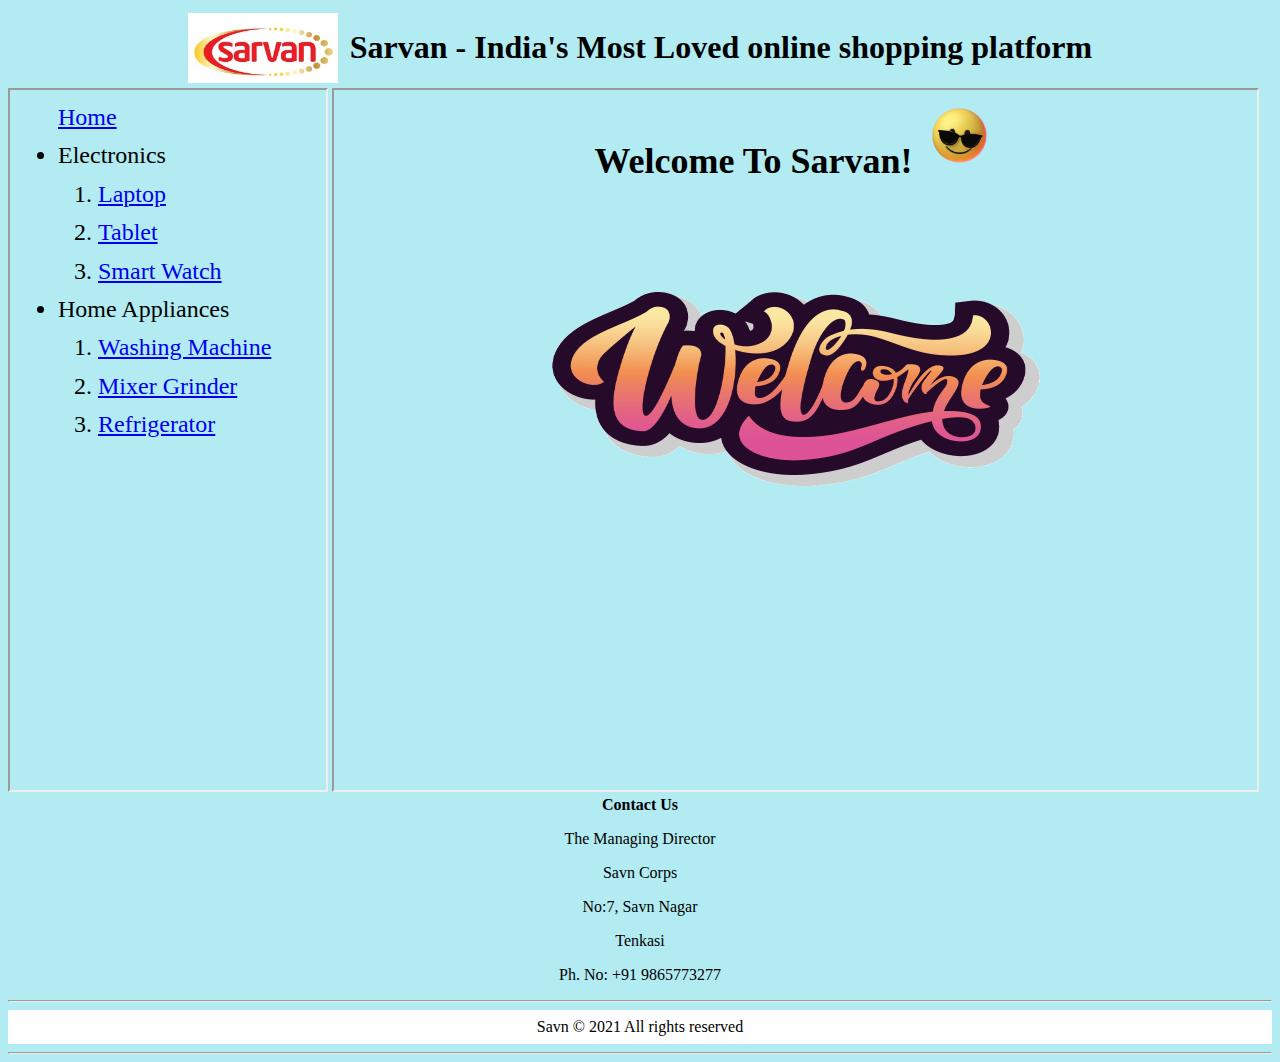
<file: index.html>
<html>

<head>
    <meta charset="UTF-8">
    <title>Saravanan | Frames</title>
    <link rel="icon" href="img/Aicon.ico">
    <link rel="stylesheet" href="styles.css">
</head>

<body>
    <div class="new">
        <img src="img/sarvan.jpg" height="70px" width="150px" alt="Sarvan Logo"> &nbsp; &nbsp;
        <h1>Sarvan - India's Most Loved online shopping platform</h1>
    </div>
    <iframe name="left" title="Goods" width="25%" height="700" scrolling="no" src="a.html">
    </iframe>

    <iframe name="right" title="Description" width="73%" height="700" scrolling="no" src="b.html">
    </iframe>

    <div>
        <center>
            <strong>Contact Us</strong>
            <p>The Managing Director</p>
            <p>Savn Corps</p>
            <p>No:7, Savn Nagar</p>
            <p>Tenkasi</p>
            <p>Ph. No: +91 9865773277</p>
        </center>
    </div>

    <div style="background-color: #b2ebf2;">
        <hr>
        <div style="background-color: white; padding: 8px;">
            <center>Savn © 2021 All rights reserved</center>
        </div>
        <hr>
    </div>
</body>

</html>
</file>
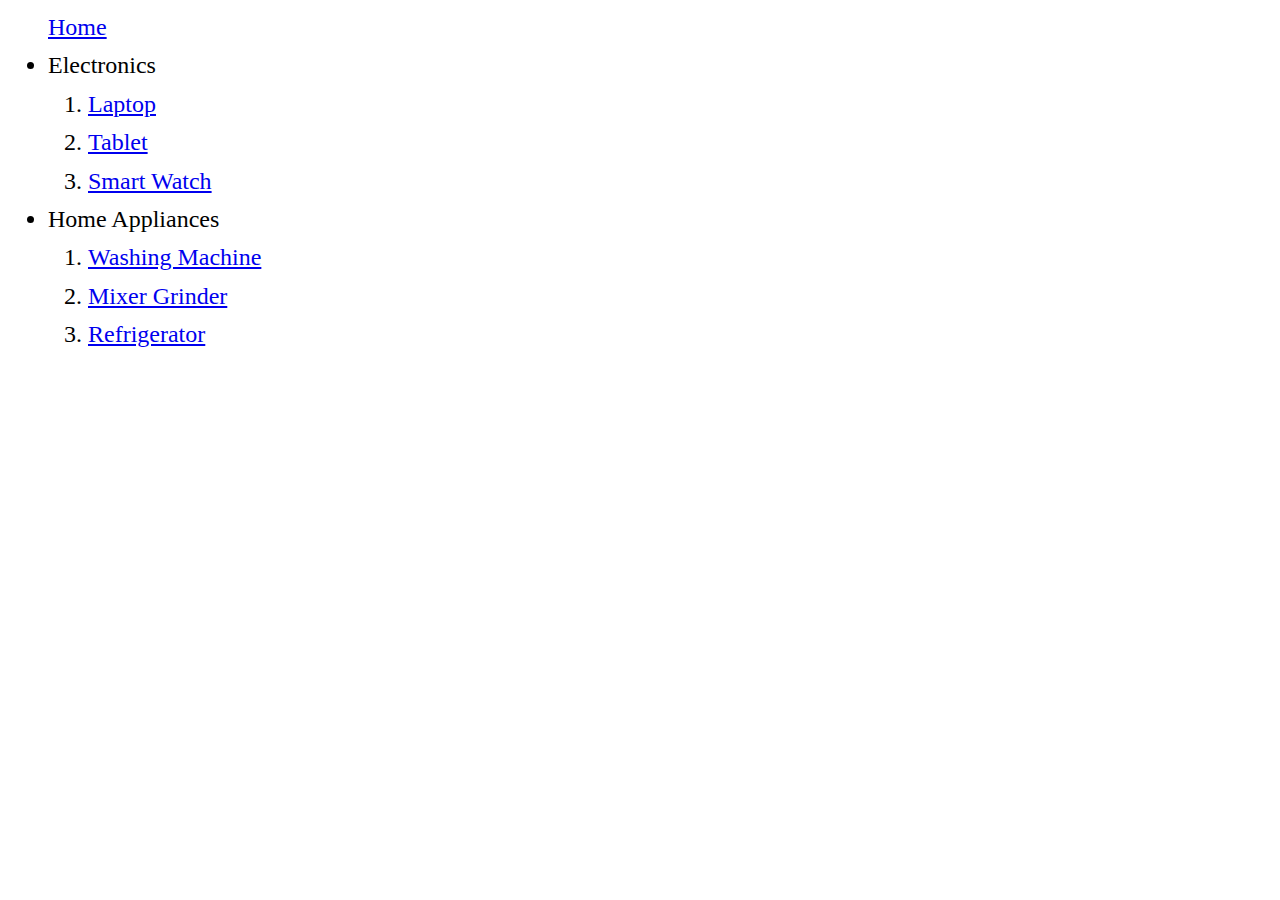
<file: a.html>
<html>

<head>
    <meta charset="UTF-8">
    <title>Saravanan | Frames</title>
    <link rel="icon" href="img/Aicon.ico">
</head>

<body>
    <div class="new">
        <ul style="line-height: 1.6;font-size: 1.5rem;">
            <a target ="right" href="b.html">Home</a>
            <li>Electronics</li>
            <ol>
                <li><a target="right" href="laptop.html">Laptop</a></li>
                <li><a target="right" href="tablet.html">Tablet</a></li>
                <li><a target="right" href="watch.html">Smart Watch</a></li>
            </ol>
            <li>Home Appliances</li>
            <ol>
                <li> <a target="right" href="wash.html"> Washing Machine </a></li>
                <li> <a target="right" href="mixer.html"> Mixer Grinder</a></li>
                <li><a target="right" href="fridge.html">Refrigerator</a></li>
            </ol>
        </ul>
    </div>

</body>

</html>
</file>
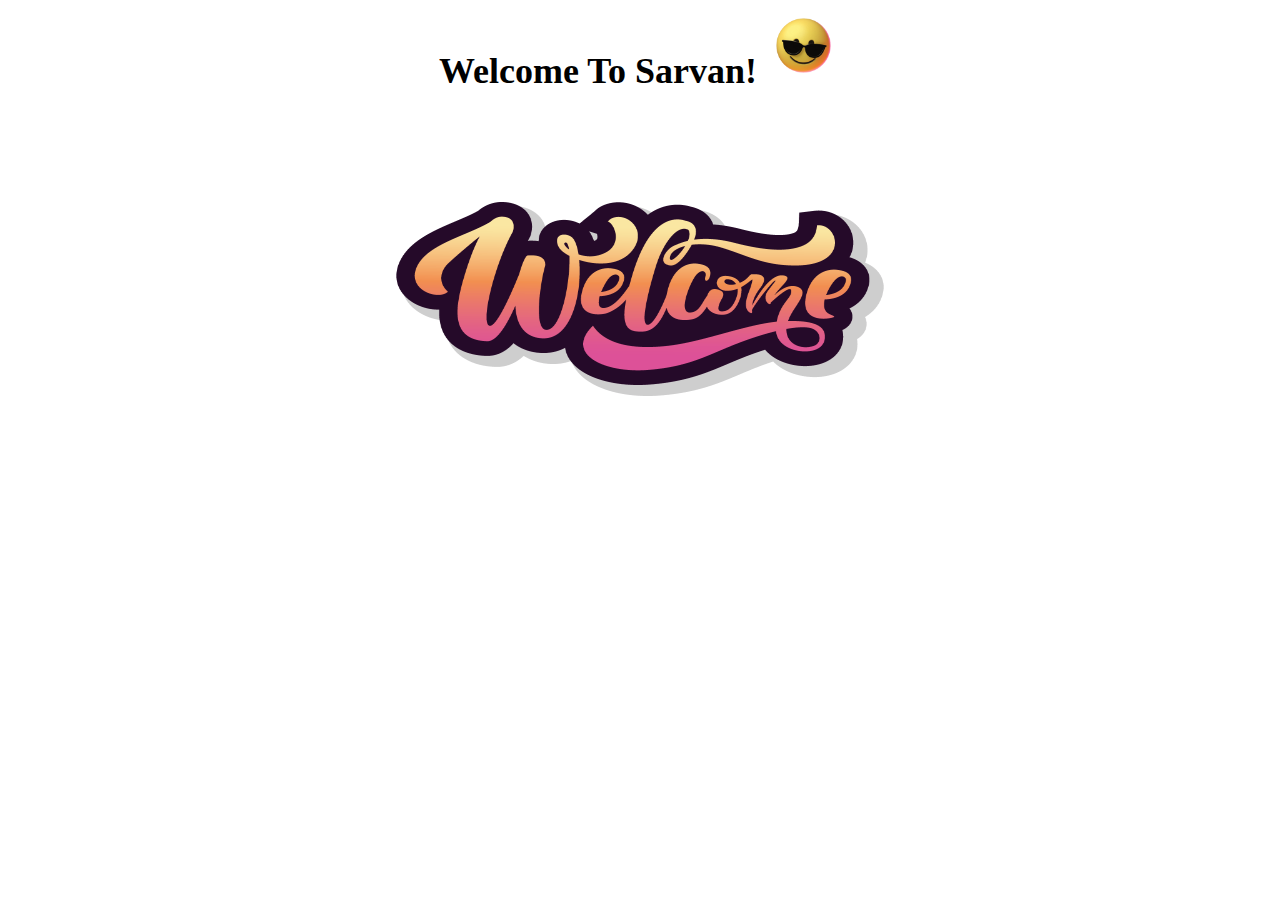
<file: b.html>
<html>

<head>
    <meta charset="UTF-8">
    <title>Saravanan | Frames</title>
    <link rel="icon" href="img/Aicon.ico">
</head>

<body>
    <center style="font-size: 1.5rem;"> <h2>Welcome To Sarvan!
        <img src="img/cool.gif" alt="Emoji" style="width:75px;height:75px"> </h2> <br>
    <img src="img/welcome.jpeg" width="500" height="300" alt="Welcome">
    </center>
</body>

</html>
</file>
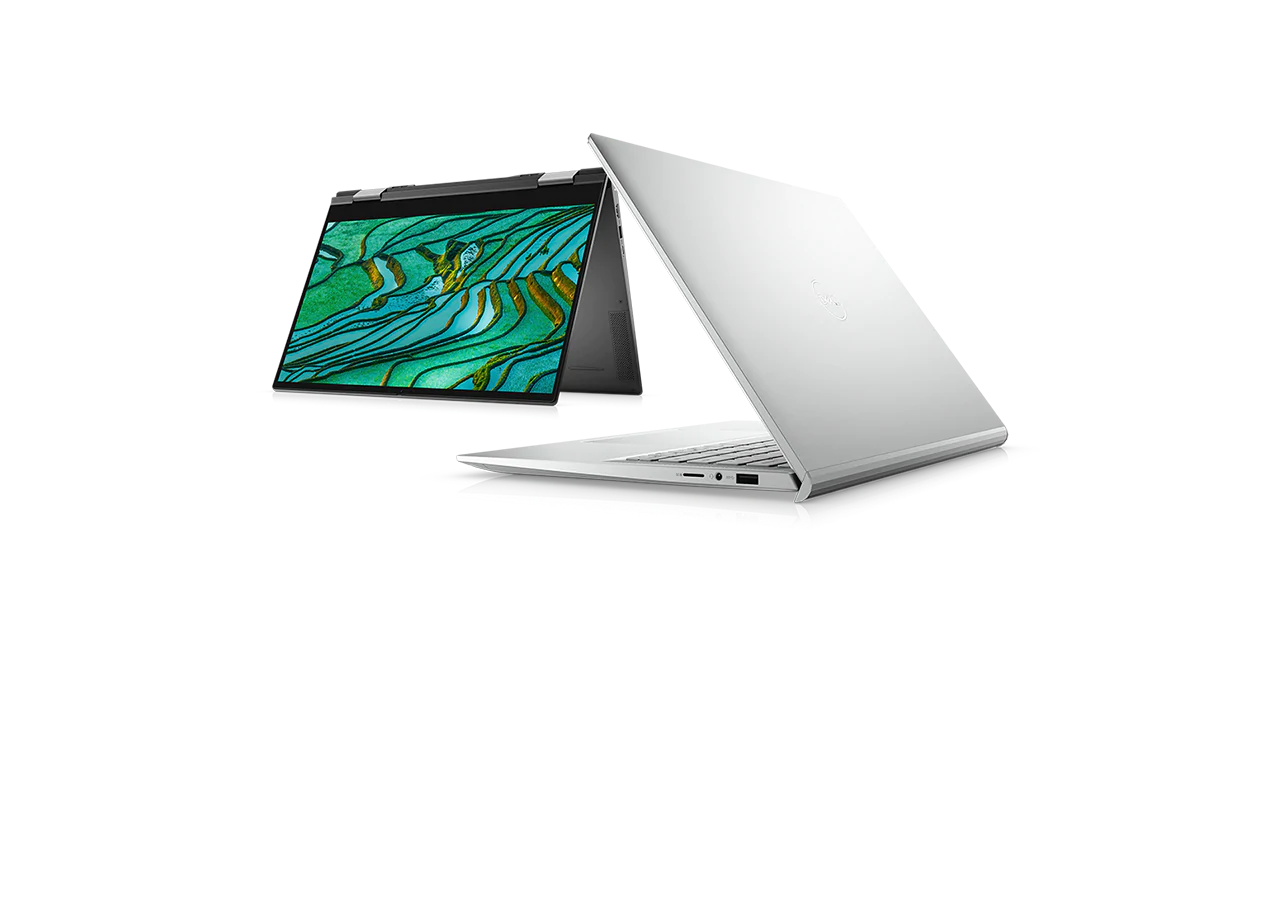
<file: laptop.html>
<html>

<head>
    <meta charset="UTF-8">
    <title> </title>
</head>

<body>
    <body>
        <div>
            <center> <img src="img/laptop.jpg" alt="Laptop"></center>
        </div>
    </body>
</body>

</html>
</file>
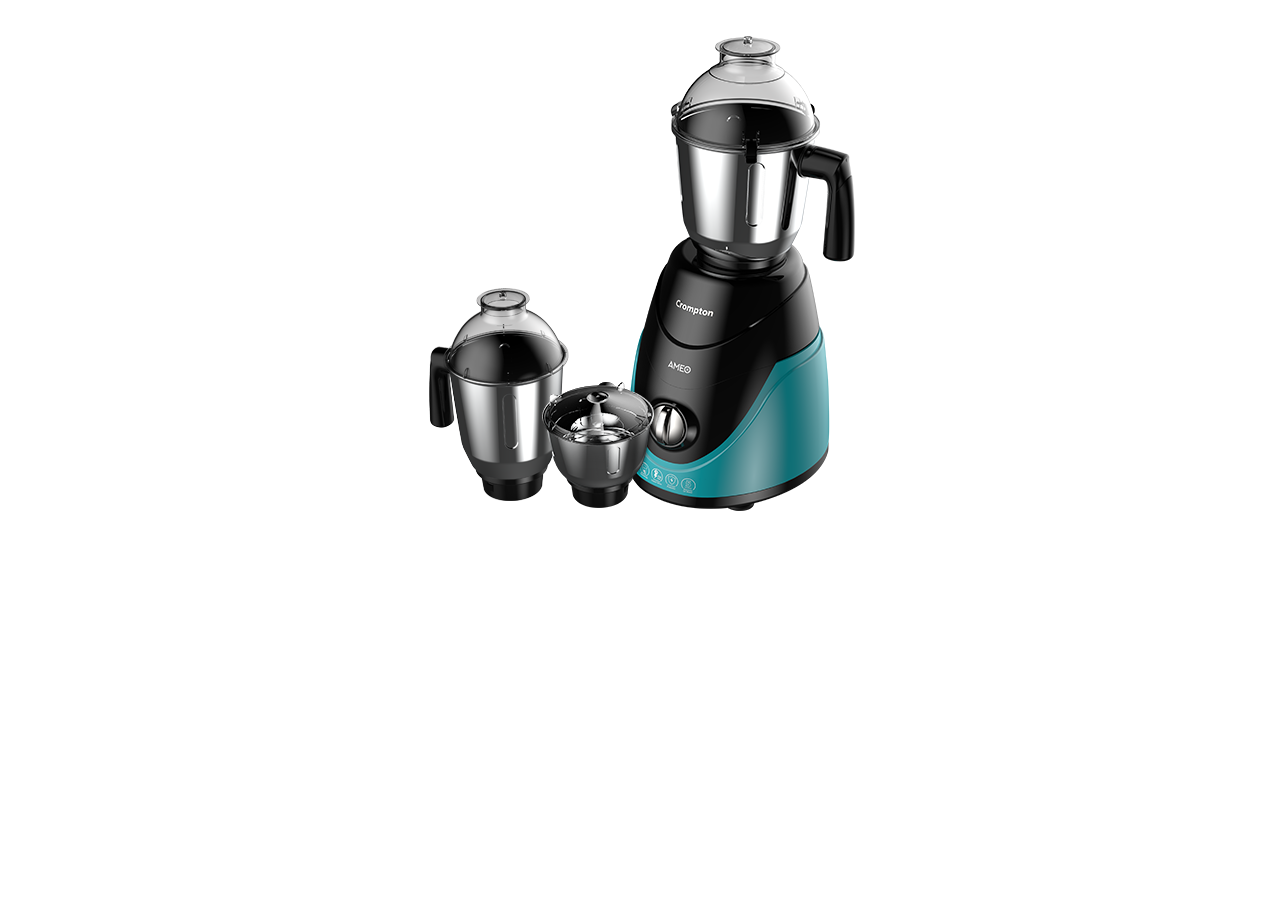
<file: mixer.html>
<html>

<head>
    <meta charset="UTF-8">
    <title> </title>
</head>

<body>
    <body>
        <div>
            <center> <img src="img/mixer.jpg" alt="Mixer Grinder"></center>
        </div>
    </body>
</body>

</html>
</file>
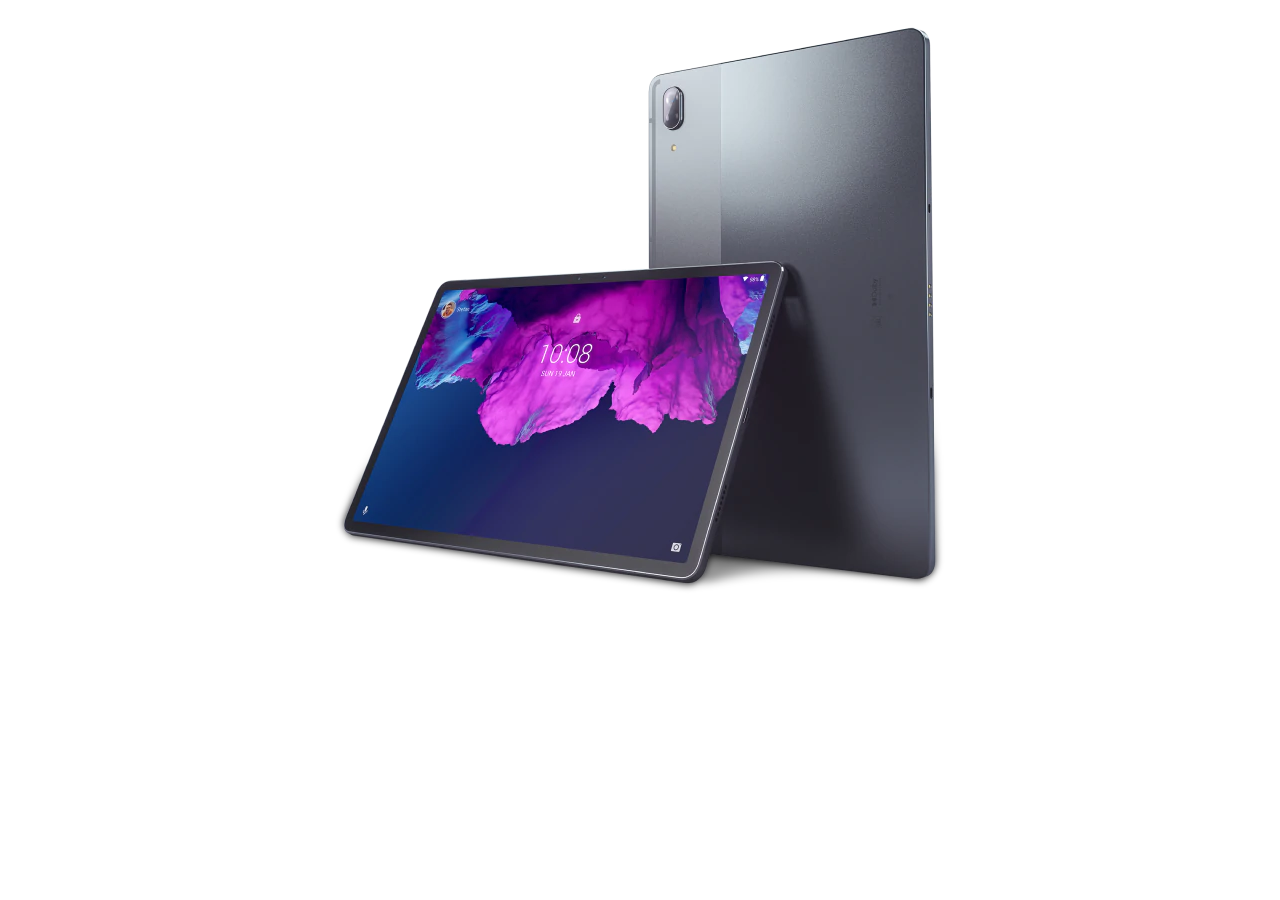
<file: tablet.html>
<html>

<head>
    <meta charset="UTF-8">
    <title> </title>
</head>

<body>
    <body>
        <div>
            <center> <img src="img/tablet.jpg" alt="Tablet"></center>
        </div>
    </body>
</body>

</html>
</file>
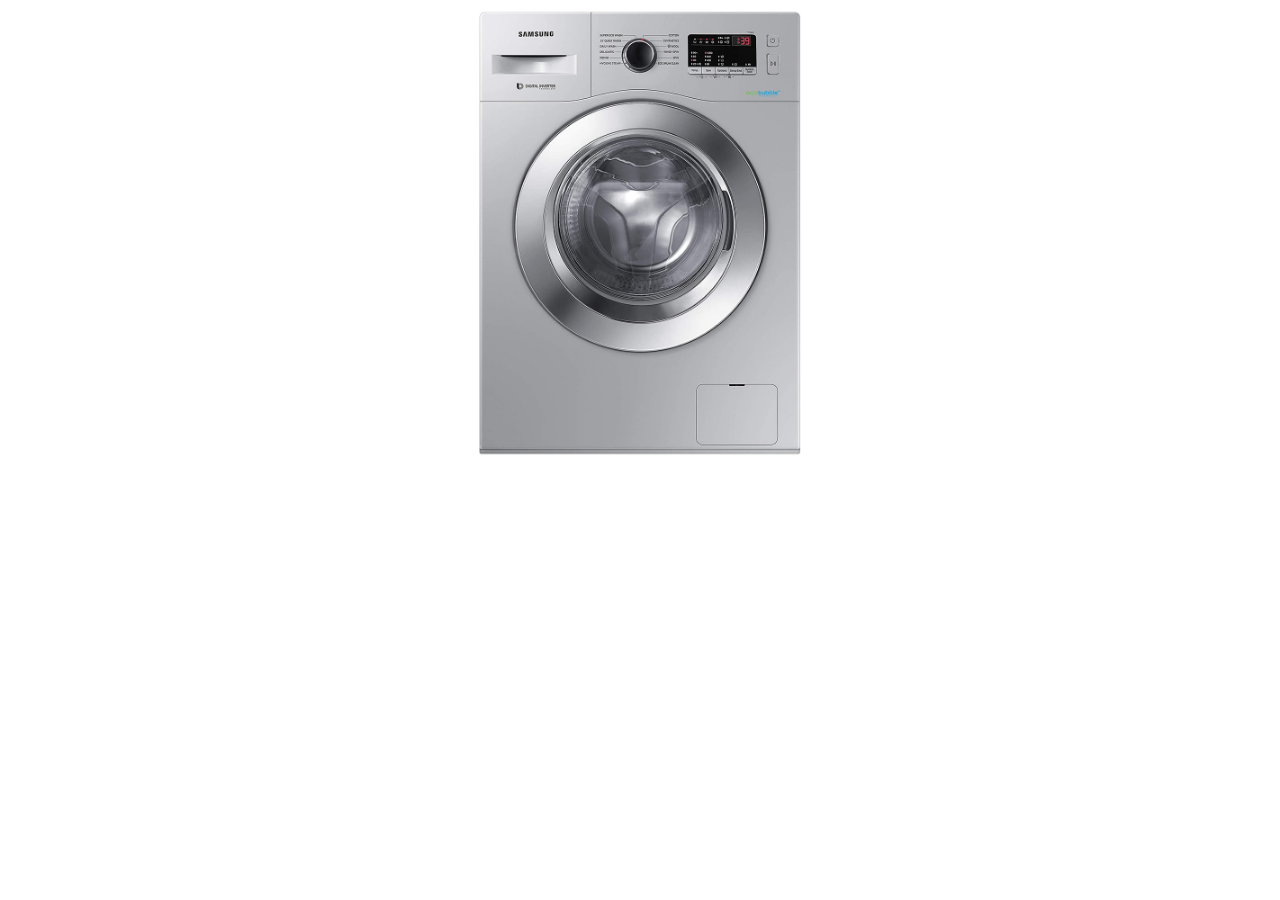
<file: wash.html>
<html>

<head>
    <meta charset="UTF-8">
    <title> </title>
</head>

<body>
    <body>
        <div>
            <center> <img src="img/wash.jpg" width="450" height="450" alt="Washing Machine"></center>
        </div>
    </body>
</body>

</html>
</file>
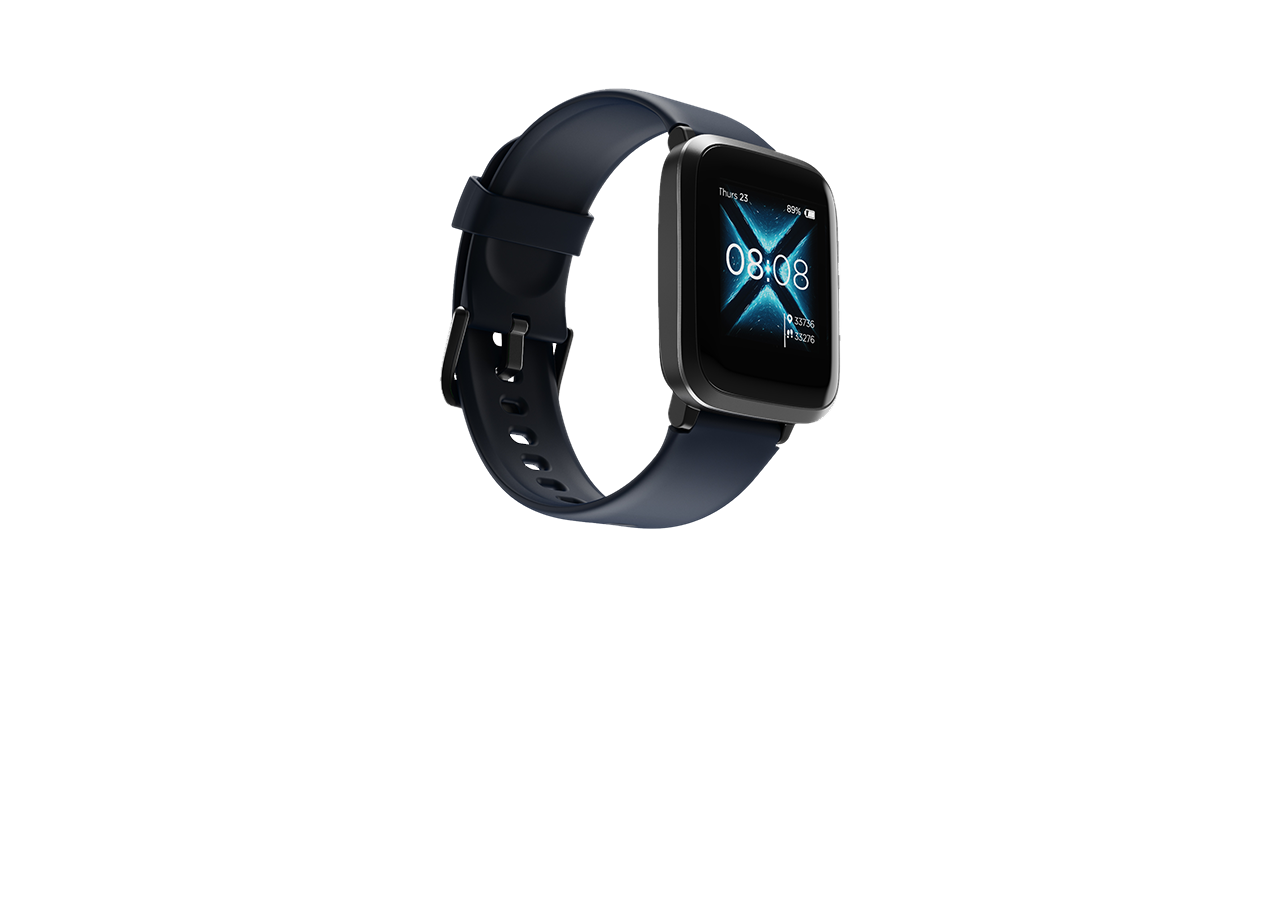
<file: watch.html>
<html>

<head>
    <meta charset="UTF-8">
    <title> </title>
</head>

<body>
    <body>
        <div>
            <center> <img src="img/watch.png" alt="Smart Watch"></center>
        </div>
    </body>
</body>

</html>
</file>
<file: styles.css>
body {

  background-color: #b2ebf2;
}

.new {
  display: flex;
  flex-wrap: wrap;
  align-items: center;
  justify-content: center;
}
</file>
